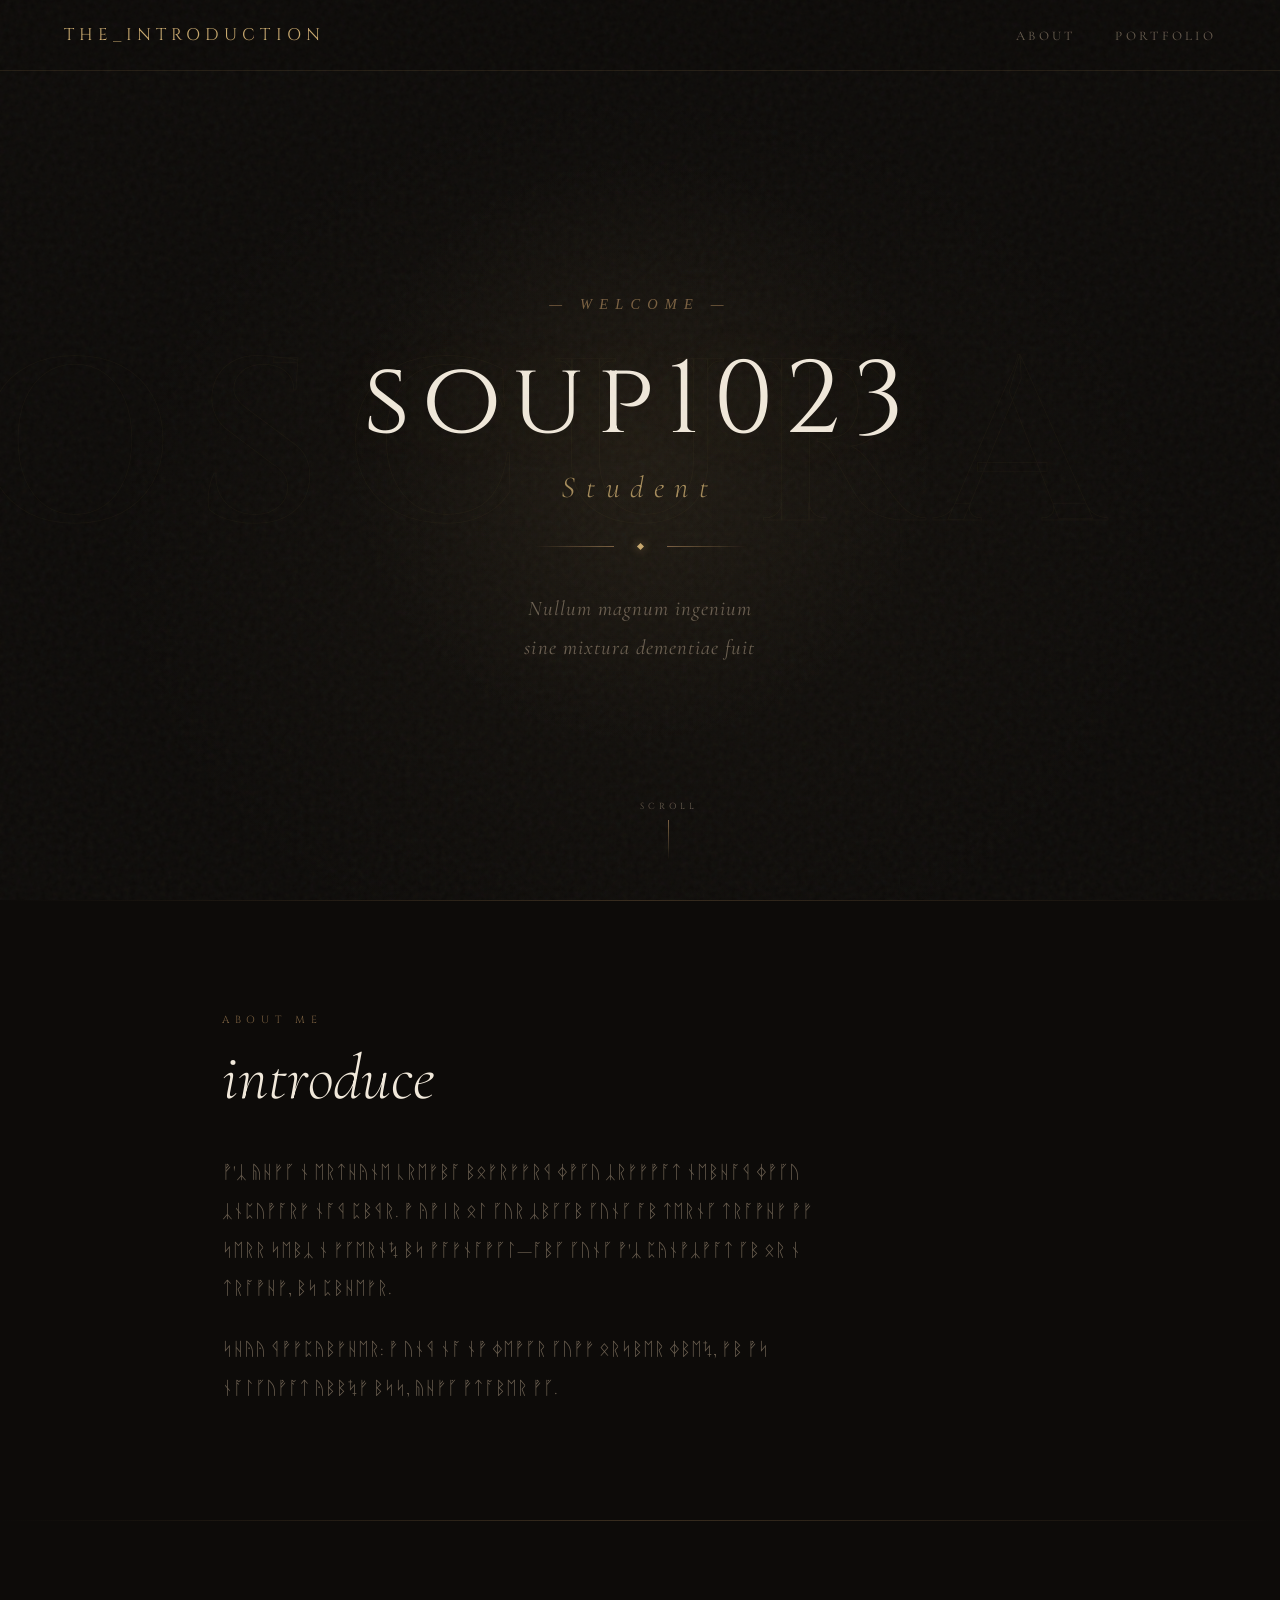
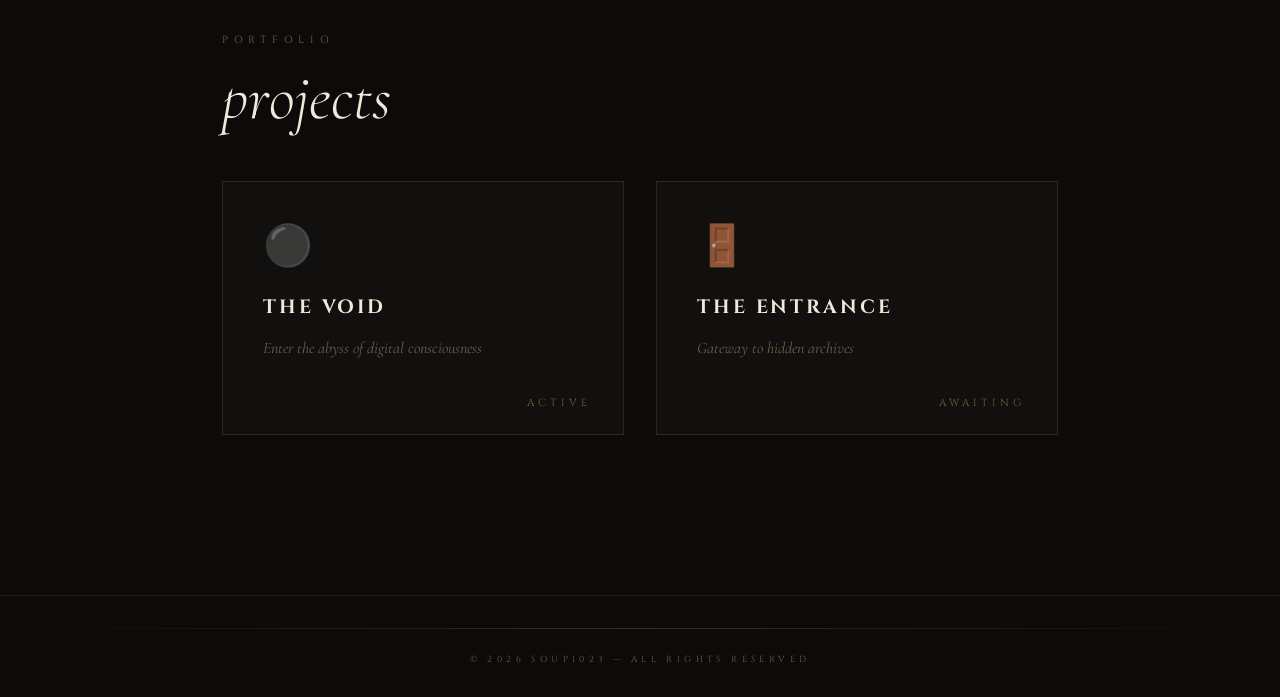
<file: docs/index.html>
<!DOCTYPE html>
<html lang="ja">
<head>
  <meta charset="UTF-8" />
  <meta name="viewport" content="width=device-width, initial-scale=1.0"/>
  <title>THE_INTRODUCTION</title>
  <link rel="preconnect" href="https://fonts.googleapis.com">
  <link rel="preconnect" href="https://fonts.gstatic.com" crossorigin>
  <link href="https://fonts.googleapis.com/css2?family=Cormorant+Garamond:ital,wght@0,300;0,400;0,600;1,300;1,400&family=IM+Fell+English:ital@0;1&family=Cinzel:wght@400;600&display=swap" rel="stylesheet">
  <style>
    *, *::before, *::after { box-sizing: border-box; margin: 0; padding: 0; }

    :root {
      --bg: #0d0b09;
      --bg2: #13100d;
      --gold: #c9a96e;
      --gold-dim: #7a6040;
      --cream: #e8dfd0;
      --muted: #6b5f50;
      --light: #f0e8da;
    }

    html { scroll-behavior: smooth; }

    body {
      background-color: var(--bg);
      color: var(--cream);
      font-family: 'Cormorant Garamond', serif;
      overflow-x: hidden;
    }

    /* ── Grain overlay ── */
    body::before {
      content: '';
      position: fixed;
      inset: 0;
      background-image: url("data:image/svg+xml,%3Csvg viewBox='0 0 200 200' xmlns='http://www.w3.org/2000/svg'%3E%3Cfilter id='n'%3E%3CfeTurbulence type='fractalNoise' baseFrequency='0.75' numOctaves='4' stitchTiles='stitch'/%3E%3C/filter%3E%3Crect width='100%25' height='100%25' filter='url(%23n)' opacity='0.07'/%3E%3C/svg%3E");
      pointer-events: none;
      z-index: 9999;
      opacity: 0.6;
    }

    /* ── Radial glow ── */
    .hero-glow {
      position: absolute;
      width: 600px; height: 600px;
      background: radial-gradient(circle, rgba(201,169,110,0.07) 0%, transparent 70%);
      top: 50%; left: 50%;
      transform: translate(-50%, -50%);
      pointer-events: none;
    }

    /* ── Thin gold lines decoration ── */
    .line-h {
      width: 100%;
      height: 1px;
      background: linear-gradient(90deg, transparent, var(--gold-dim), transparent);
      opacity: 0.4;
    }

    /* ── Navigation ── */
    nav {
      position: fixed;
      top: 0; left: 0; right: 0;
      z-index: 100;
      display: flex;
      justify-content: space-between;
      align-items: center;
      padding: 1.5rem 4rem;
      background: rgba(13, 11, 9, 0.8);
      backdrop-filter: blur(16px);
      border-bottom: 1px solid rgba(201,169,110,0.12);
    }

    nav .logo {
      font-family: 'Cinzel', serif;
      font-size: 1.05rem;
      letter-spacing: 0.3em;
      color: var(--gold);
      text-transform: uppercase;
    }

    nav ul {
      list-style: none;
      display: flex;
      gap: 2.5rem;
    }

    nav a {
      font-family: 'Cormorant Garamond', serif;
      font-size: 0.82rem;
      letter-spacing: 0.25em;
      text-transform: uppercase;
      text-decoration: none;
      color: var(--muted);
      transition: color 0.3s;
    }

    nav a:hover { color: var(--gold); }

    /* ── Hero ── */
    .hero {
      min-height: 100vh;
      display: flex;
      flex-direction: column;
      justify-content: center;
      align-items: center;
      text-align: center;
      padding: 8rem 2rem 4rem;
      position: relative;
      overflow: hidden;
      background: radial-gradient(ellipse at 50% 60%, rgba(201,169,110,0.04) 0%, transparent 60%);
    }

    /* ── Floating particles ── */
    .particles {
      position: absolute;
      inset: 0;
      pointer-events: none;
      overflow: hidden;
    }

    .particle {
      position: absolute;
      width: 1px; height: 1px;
      background: var(--gold);
      border-radius: 50%;
      opacity: 0;
      animation: floatParticle var(--dur, 8s) ease-in-out infinite var(--delay, 0s);
    }

    @keyframes floatParticle {
      0%   { opacity: 0; transform: translateY(0) translateX(0); }
      15%  { opacity: 0.7; }
      85%  { opacity: 0.2; }
      100% { opacity: 0; transform: translateY(-150px) translateX(var(--drift, 20px)); }
    }

    .hero-ornament {
      font-family: 'IM Fell English', serif;
      font-style: italic;
      font-size: 0.9rem;
      letter-spacing: 0.5em;
      color: var(--gold-dim);
      text-transform: uppercase;
      margin-bottom: 2rem;
      opacity: 0;
      animation: fadeUp 1s ease forwards 0.3s;
    }

    .hero-name {
      font-family: 'Cinzel', serif;
      font-size: clamp(3rem, 8vw, 7rem);
      font-weight: 400;
      letter-spacing: 0.12em;
      line-height: 1.1;
      color: var(--light);
      opacity: 0;
      animation: fadeUp 1s ease forwards 0.6s;
      text-shadow: 0 0 80px rgba(201,169,110,0.15);
    }

    .hero-name span {
      display: block;
      font-family: 'Cormorant Garamond', serif;
      font-style: italic;
      font-weight: 300;
      font-size: clamp(1.1rem, 3vw, 1.9rem);
      letter-spacing: 0.35em;
      color: var(--gold);
      margin-top: 0.8rem;
      opacity: 0.8;
    }

    .hero-divider {
      display: flex;
      align-items: center;
      gap: 1.5rem;
      margin: 2.5rem 0;
      opacity: 0;
      animation: fadeUp 1s ease forwards 0.9s;
    }

    .hero-divider .ornament-line {
      width: 80px;
      height: 1px;
      background: linear-gradient(90deg, transparent, var(--gold-dim));
    }

    .hero-divider .ornament-line.right {
      background: linear-gradient(90deg, var(--gold-dim), transparent);
    }

    .hero-divider .diamond {
      width: 5px; height: 5px;
      background: var(--gold);
      transform: rotate(45deg);
      box-shadow: 0 0 8px rgba(201,169,110,0.6);
    }

    .hero-tagline {
      font-family: 'Cormorant Garamond', serif;
      font-style: italic;
      font-size: clamp(1rem, 2vw, 1.3rem);
      color: var(--muted);
      letter-spacing: 0.05em;
      max-width: 480px;
      line-height: 1.9;
      opacity: 0;
      animation: fadeUp 1s ease forwards 1.1s;
    }

    /* ── Scroll indicator ── */
    .scroll-hint {
      position: absolute;
      bottom: 2.5rem;
      left: 50%;
      transform: translateX(-50%);
      display: flex;
      flex-direction: column;
      align-items: center;
      gap: 0.5rem;
      opacity: 0;
      animation: fadeUp 1s ease forwards 1.6s;
    }

    .scroll-hint span {
      font-family: 'Cinzel', serif;
      font-size: 0.55rem;
      letter-spacing: 0.45em;
      color: var(--muted);
      text-transform: uppercase;
    }

    .scroll-line {
      width: 1px;
      height: 40px;
      background: linear-gradient(to bottom, var(--gold-dim), transparent);
      animation: scrollPulse 2s ease-in-out infinite 2s;
    }

    /* ── About section ── */
    .section {
      padding: 7rem 2rem;
      max-width: 900px;
      margin: 0 auto;
    }

    .section-label {
      font-family: 'Cinzel', serif;
      font-size: 0.65rem;
      letter-spacing: 0.55em;
      text-transform: uppercase;
      color: var(--gold-dim);
      margin-bottom: 1rem;
    }

    .section-title {
      font-family: 'Cormorant Garamond', serif;
      font-style: italic;
      font-size: clamp(2.5rem, 5vw, 4rem);
      font-weight: 300;
      color: var(--light);
      line-height: 1.1;
      margin-bottom: 2.5rem;
    }

    .about-body {
      font-size: 1.15rem;
      line-height: 2.1;
      color: var(--muted);
      max-width: 620px;
      font-weight: 300;
    }

    .about-body p + p { margin-top: 1.4rem; }

    /* ── Contact ── */
    .contact-section {
      padding: 7rem 2rem;
      text-align: center;
      position: relative;
    }

    .contact-inner {
      max-width: 600px;
      margin: 0 auto;
    }

    .contact-links {
      display: flex;
      justify-content: center;
      flex-wrap: wrap;
      gap: 2rem;
      margin-top: 3rem;
    }

    .contact-link {
      display: flex;
      flex-direction: column;
      align-items: center;
      gap: 0.5rem;
      text-decoration: none;
      color: var(--cream);
      transition: color 0.4s, border-color 0.4s, box-shadow 0.4s;
      padding: 1.8rem 2.5rem;
      border: 1px solid rgba(201,169,110,0.15);
      min-width: 180px;
      position: relative;
      overflow: hidden;
      background: rgba(255,255,255,0.01);
    }

    .contact-link::before {
      content: '';
      position: absolute;
      inset: 0;
      background: radial-gradient(circle at 50% 0%, rgba(201,169,110,0.08), transparent 70%);
      opacity: 0;
      transition: opacity 0.4s;
    }

    .contact-link:hover::before { opacity: 1; }
    .contact-link:hover {
      color: var(--gold);
      border-color: rgba(201,169,110,0.4);
      box-shadow: 0 0 30px rgba(201,169,110,0.08);
    }

    .contact-link .link-icon {
      font-size: 1.4rem;
      margin-bottom: 0.2rem;
      position: relative;
      transition: transform 0.3s;
    }

    .contact-link:hover .link-icon { transform: scale(1.1); }

    .contact-link .link-label {
      font-family: 'Cinzel', serif;
      font-size: 0.6rem;
      letter-spacing: 0.45em;
      text-transform: uppercase;
      color: var(--muted);
      position: relative;
      transition: color 0.3s;
    }

    .contact-link:hover .link-label { color: var(--gold-dim); }

    .contact-link .link-value {
      font-family: 'Cormorant Garamond', serif;
      font-size: 1.05rem;
      letter-spacing: 0.05em;
      position: relative;
    }

    /* ── Footer ── */
    footer {
      padding: 2rem;
      text-align: center;
      font-family: 'Cinzel', serif;
      font-size: 0.55rem;
      letter-spacing: 0.5em;
      color: var(--muted);
      text-transform: uppercase;
      border-top: 1px solid rgba(201,169,110,0.1);
    }

    /* ── Background decorative text ── */
    .bg-text {
      position: absolute;
      font-family: 'Cinzel', serif;
      font-size: clamp(6rem, 18vw, 16rem);
      font-weight: 600;
      color: transparent;
      -webkit-text-stroke: 1px rgba(201,169,110,0.04);
      pointer-events: none;
      user-select: none;
      white-space: nowrap;
      letter-spacing: 0.1em;
    }

    .bg-text.left { left: -2%; top: 50%; transform: translateY(-50%); }

    /* ── Reveal on scroll ── */
    .reveal {
      opacity: 0;
      transform: translateY(30px);
      transition: opacity 0.9s ease, transform 0.9s ease;
    }

    .reveal.visible {
      opacity: 1;
      transform: translateY(0);
    }

    /* ── Animations ── */
    @keyframes fadeUp {
      from { opacity: 0; transform: translateY(24px); }
      to   { opacity: 1; transform: translateY(0); }
    }

    @keyframes scrollPulse {
      0%, 100% { opacity: 1; }
      50%       { opacity: 0.15; }
    }

    /* ── Portfolio Section ── */
    .project-grid {
      display: grid;
      grid-template-columns: repeat(auto-fit, minmax(280px, 1fr));
      gap: 2rem;
      margin: 3rem 0;
    }

    .project-card {
      background: rgba(255,255,255,0.02);
      border: 1px solid rgba(201,169,110,0.15);
      padding: 2.5rem;
      text-decoration: none;
      color: inherit;
      transition: all 0.4s ease;
      position: relative;
      overflow: hidden;
      display: block;
    }

    .project-card::before {
      content: '';
      position: absolute;
      top: 0; left: -100%;
      width: 100%; height: 100%;
      background: linear-gradient(90deg, transparent, rgba(201,169,110,0.08), transparent);
      transition: left 0.6s ease;
    }

    .project-card:hover::before { left: 100%; }
    .project-card:hover {
      border-color: rgba(201,169,110,0.4);
      transform: translateY(-3px);
      box-shadow: 0 12px 40px rgba(201,169,110,0.15);
      color: var(--light);
    }

    .project-icon {
      font-size: 2.5rem;
      margin-bottom: 1.5rem;
      opacity: 0.8;
    }

    .project-card h3 {
      font-family: 'Cinzel', serif;
      font-size: 1.2rem;
      letter-spacing: 0.15em;
      color: var(--light);
      margin-bottom: 1rem;
      text-transform: uppercase;
    }

    .project-card p {
      font-family: 'Cormorant Garamond', serif;
      font-style: italic;
      font-size: 1rem;
      color: var(--muted);
      line-height: 1.6;
      margin-bottom: 2rem;
    }

    .project-status {
      font-family: 'Cinzel', serif;
      font-size: 0.65rem;
      letter-spacing: 0.4em;
      text-transform: uppercase;
      color: var(--gold-dim);
      position: absolute;
      bottom: 1.5rem;
      right: 2rem;
    }

    /* ── Responsive ── */
    @media (max-width: 600px) {
      nav { padding: 1.2rem 1.5rem; }
      nav ul { gap: 1.5rem; }
      .section { padding: 5rem 1.5rem; }
      .contact-links { gap: 1rem; }
    }
  </style>
</head>
<body>

  <!-- Navigation -->
  <nav>
    <div class="logo">THE_INTRODUCTION</div>
    <ul>
      <li><a href="#about">About</a></li>
      <li><a href="#portfolio">Portfolio</a></li>
    </ul>
  </nav>

  <!-- Hero -->
  <section class="hero" id="top">
    <div class="hero-glow"></div>
    <div class="bg-text left">OSCURA</div>
    <div class="particles" id="particles"></div>

    <p class="hero-ornament">— Welcome —</p>

    <h1 class="hero-name">
      soup1023
      <span>Student</span>
    </h1>

    <div class="hero-divider">
      <div class="ornament-line"></div>
      <div class="diamond"></div>
      <div class="ornament-line right"></div>
    </div>

    <p class="hero-tagline">
      Nullum magnum ingenium<br>
      sine mixtura dementiae fuit
    </p>

    <div class="scroll-hint">
      <span>Scroll</span>
      <div class="scroll-line"></div>
    </div>
  </section>

  <div class="line-h"></div>

  <!-- About -->
  <section class="section" id="about">
    <p class="section-label reveal">About Me</p>
    <h2 class="section-title reveal">introduce</h2>
    <div class="about-body reveal">
      <p>
        ᚡ'ᛣ ᚥᚺᚠᚵ ᚾ ᛖᚱᛏᚺᚤᚾᛖ ᚳᚱᛖᚠᛒᚪ ᛒᛟᚠᚱᚠᚠᚱᛩ ᛄᚡᚵᚢ ᛣᚱᚠᚠᚡᚪᛏ ᚾᛖᛒᚺᚪᛩ ᛄᚡᚵᚢ ᛣᚾᛈᚢᚡᚪᚱᚠ ᚾᚪᛩ ᛈᛒᛩᚱ. ᚡ ᚤᚡᛁᚱ ᛟᛚ ᚵᚢᚱ ᛣᛒᚵᚵᛒ ᚵᚢᚾᚵ ᚪᛒ ᛏᛖᚱᚾᚵ ᛏᚱᚪᚡᚺᚠ ᚡᚠ ᛋᛖᚱᚱ ᛋᛖᛒᛣ ᚾ ᚠᚵᛖᚱᚾᛪ ᛒᛋ ᚡᚪᚠᚾᚪᚡᚵᛚ—ᚪᛒᚵ ᚵᚢᚾᚵ ᚡ'ᛣ ᛈᚤᚾᚡᛣᚡᚪᛏ ᚵᛒ ᛟᚱ ᚾ ᛏᚱᚪᚡᚺᚠ, ᛒᛋ ᛈᛒᚺᛖᚠᚱ.
      </p>
      <p>
        ᛋᚺᚤᚤ ᛩᚡᚠᛈᚤᛒᚠᚺᛖᚱ: ᚡ ᚢᚾᛩ ᚾᚪ ᚾᚡ ᛄᛖᚡᚵᚱ ᚵᚢᚡᚠ ᛟᚱᛋᛒᛖᚱ ᛄᛒᛖᛪ, ᚠᛒ ᚡᛋ ᚾᚪᛚᚵᚢᚡᚪᛏ ᚤᛒᛒᛪᚠ ᛒᛋᛋ, ᚥᚺᚠᚵ ᚡᛏᚪᛒᛖᚱ ᚡᚵ.
      </p>
    </div>
  </section>

  <div class="line-h"></div>

  <!-- Portfolio Section -->
  <section class="section" id="portfolio">
    <p class="section-label reveal">Portfolio</p>
    <h2 class="section-title reveal">projects</h2>
    
    <div class="project-grid reveal">
      <a href="/C-P/v" class="project-card" target="_blank">
        <div class="project-icon">⚫</div>
        <h3>THE VOID</h3>
        <p>Enter the abyss of digital consciousness</p>
        <div class="project-status">ACTIVE</div>
      </a>
      
      <a href="/C-P/TPOM" class="project-card" target="_blank">
        <div class="project-icon">🚪</div>
        <h3>The entrance</h3>
        <p>Gateway to hidden archives</p>
        <div class="project-status">AWAITING</div>
      </a>
    </div>
  </section>

  <footer>
    <div class="line-h" style="margin-bottom:1.5rem;"></div>
    © 2026 soup1023 — All Rights Reserved
  </footer>
  <script>
    // Floating particles
    const container = document.getElementById('particles');
    for (let i = 0; i < 512; i++) {
      const p = document.createElement('div');
      p.className = 'particle';
      p.style.cssText = `
        left: ${Math.random() * 100}%;
        bottom: ${Math.random() * 80}%;
        width: ${Math.random() < 0.5 ? (Math.random() < 0.1 ? 3 : 2) : 1}px;
        height: ${Math.random() < 0.5 ? (Math.random() < 0.1 ? 3 : 2) : 1}px;
        --dur: ${3 + Math.random() * 15}s;
        --delay: ${Math.random() * 12}s;
        --drift: ${(Math.random() - 0.5) * 100}px;
      `;
      container.appendChild(p);
    }

    // Scroll reveal
    const reveals = document.querySelectorAll('.reveal');
    const observer = new IntersectionObserver(entries => {
      entries.forEach(e => { if (e.isIntersecting) { e.target.classList.add('visible'); } });
    }, { threshold: 0.15 });
    reveals.forEach(el => observer.observe(el));
  </script>
</body>
</html>
</file>
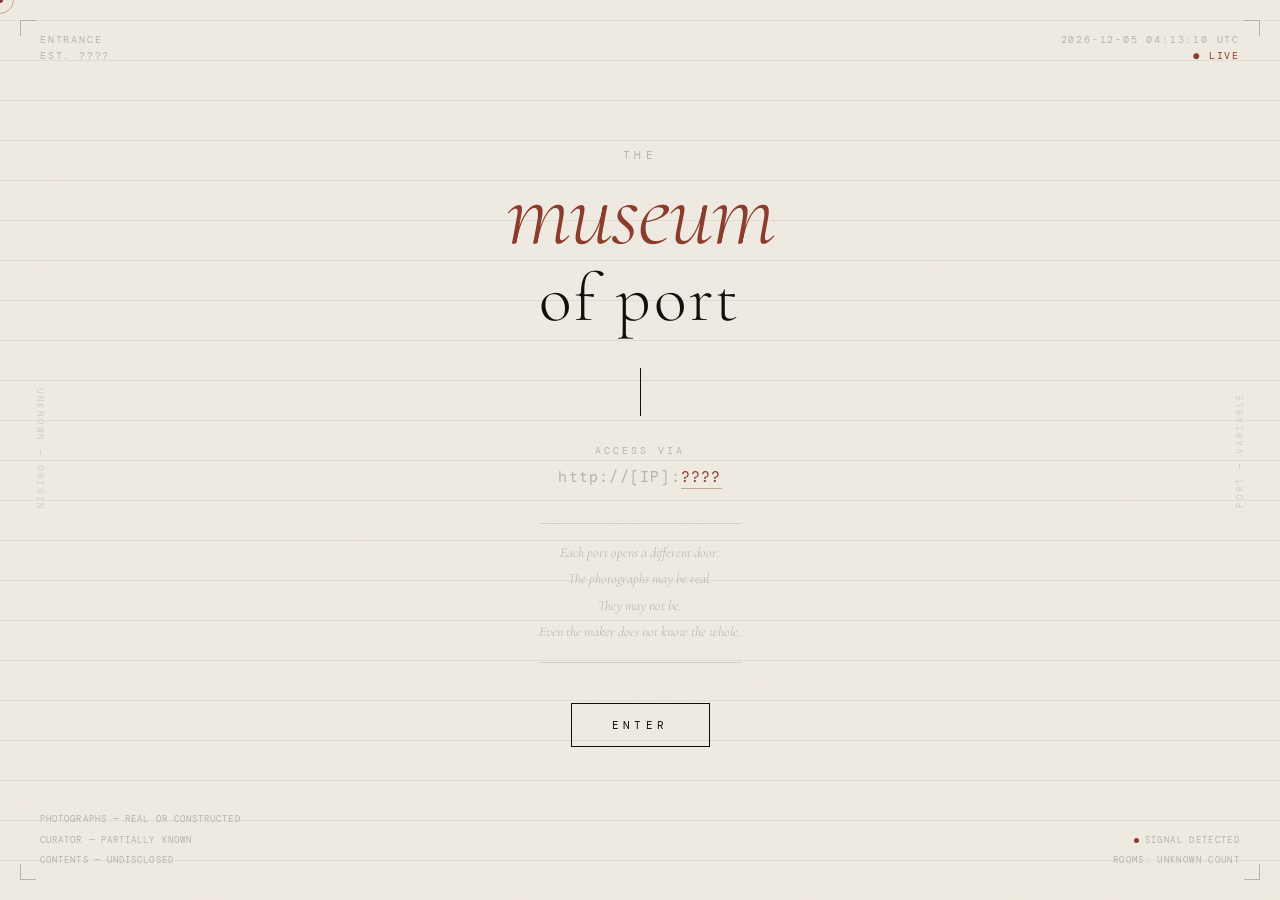
<file: docs/TPOM/index.html>
<!DOCTYPE html>
<html lang="en">
<head>
  <meta charset="UTF-8" />
  <meta name="viewport" content="width=device-width, initial-scale=1.0"/>
  <title>THE museum of port — Entrance</title>
  <link rel="preconnect" href="https://fonts.googleapis.com">
  <link href="https://fonts.googleapis.com/css2?family=Cormorant+Garamond:ital,wght@0,300;0,400;1,300;1,400&family=DM+Mono:wght@300;400&display=swap" rel="stylesheet">
  <style>
    *, *::before, *::after { margin: 0; padding: 0; box-sizing: border-box; }

    :root {
      --ink: #0e0d0b;
      --paper: #f0ebe2;
      --rust: #8b3a2a;
      --salt: #d4cfc6;
      --mist: #b8b3aa;
      --fog: rgba(14,13,11,0.06);
    }

    html, body {
      width: 100%; height: 100%;
      background: var(--paper);
      color: var(--ink);
      font-family: 'Cormorant Garamond', serif;
      overflow: hidden;
      cursor: crosshair;
    }

    /* Grain overlay */
    body::before {
      content: '';
      position: fixed; inset: 0; z-index: 100;
      pointer-events: none;
      background-image: url("data:image/svg+xml,%3Csvg viewBox='0 0 512 512' xmlns='http://www.w3.org/2000/svg'%3E%3Cfilter id='n'%3E%3CfeTurbulence type='fractalNoise' baseFrequency='0.75' numOctaves='4' stitchTiles='stitch'/%3E%3C/filter%3E%3Crect width='100%25' height='100%25' filter='url(%23n)' opacity='1'/%3E%3C/svg%3E");
      opacity: 0.04;
    }

    /* Horizontal lines background */
    body::after {
      content: '';
      position: fixed; inset: 0; z-index: 0;
      pointer-events: none;
      background-image: repeating-linear-gradient(
        0deg,
        transparent,
        transparent 39px,
        var(--salt) 39px,
        var(--salt) 40px
      );
      opacity: 0.5;
    }

    .stage {
      position: relative; z-index: 1;
      width: 100vw; height: 100vh;
      display: grid;
      grid-template-rows: 1fr auto 1fr;
      grid-template-columns: 80px 1fr 80px;
    }

    /* TOP BAR */
    .top-bar {
      grid-column: 1 / -1;
      grid-row: 1;
      display: flex;
      align-items: flex-start;
      justify-content: space-between;
      padding: 32px 40px 0;
    }

    .label-small {
      font-family: 'DM Mono', monospace;
      font-size: 10px;
      letter-spacing: 0.18em;
      color: var(--mist);
      text-transform: uppercase;
      line-height: 1.6;
    }

    .coord-display {
      text-align: right;
    }

    .coord-display .live {
      color: var(--rust);
      animation: blink 2s step-end infinite;
    }

    @keyframes blink {
      0%, 100% { opacity: 1; }
      50% { opacity: 0; }
    }

    /* CENTER BLOCK */
    .center {
      grid-column: 2;
      grid-row: 2;
      display: flex;
      flex-direction: column;
      align-items: center;
      justify-content: center;
      gap: 0;
      position: relative;
    }

    .title-block {
      text-align: center;
      position: relative;
    }

    .the-word {
      font-family: 'DM Mono', monospace;
      font-size: 11px;
      letter-spacing: 0.4em;
      color: var(--mist);
      text-transform: uppercase;
      display: block;
      margin-bottom: 8px;
      opacity: 0;
      animation: fadeUp 1.2s ease 0.2s forwards;
    }

    .museum-title {
      font-size: clamp(52px, 8vw, 96px);
      font-weight: 300;
      letter-spacing: -0.02em;
      line-height: 0.9;
      opacity: 0;
      animation: fadeUp 1.4s ease 0.4s forwards;
    }

    .museum-title em {
      font-style: italic;
      color: var(--rust);
    }

    .of-port {
      display: block;
      font-size: clamp(36px, 5.5vw, 68px);
      font-weight: 300;
      letter-spacing: 0.04em;
      color: var(--ink);
      opacity: 0;
      animation: fadeUp 1.4s ease 0.6s forwards;
    }

    /* Divider line */
    .divider {
      width: 1px;
      height: 0;
      background: var(--ink);
      margin: 28px auto;
      animation: growLine 1s ease 1.2s forwards;
    }

    @keyframes growLine {
      to { height: 48px; }
    }

    /* Port address */
    .port-info {
      text-align: center;
      opacity: 0;
      animation: fadeUp 1s ease 1.6s forwards;
    }

    .port-label {
      font-family: 'DM Mono', monospace;
      font-size: 10px;
      letter-spacing: 0.3em;
      color: var(--mist);
      text-transform: uppercase;
      margin-bottom: 10px;
    }

    .port-address {
      font-family: 'DM Mono', monospace;
      font-size: 15px;
      letter-spacing: 0.08em;
      color: var(--ink);
    }

    .port-address .ip-part { color: var(--mist); }
    .port-address .port-num {
      color: var(--rust);
      position: relative;
    }

    .port-address .port-num::after {
      content: '';
      position: absolute;
      bottom: -2px; left: 0; right: 0;
      height: 1px;
      background: var(--rust);
      opacity: 0.4;
    }

    /* Manifesto */
    .manifesto {
      margin-top: 36px;
      max-width: 420px;
      text-align: center;
      opacity: 0;
      animation: fadeUp 1s ease 2s forwards;
    }

    .manifesto p {
      font-size: 14px;
      font-weight: 300;
      font-style: italic;
      line-height: 1.9;
      color: var(--mist);
      border-top: 1px solid var(--salt);
      border-bottom: 1px solid var(--salt);
      padding: 16px 0;
    }

    /* Enter button */
    .enter-wrap {
      margin-top: 40px;
      opacity: 0;
      animation: fadeUp 1s ease 2.4s forwards;
    }

    .enter-btn {
      font-family: 'DM Mono', monospace;
      font-size: 11px;
      letter-spacing: 0.4em;
      text-transform: uppercase;
      color: var(--ink);
      text-decoration: none;
      border: 1px solid var(--ink);
      padding: 14px 40px;
      display: inline-block;
      position: relative;
      overflow: hidden;
      transition: color 0.4s ease;
      cursor: crosshair;
    }

    .enter-btn::before {
      content: '';
      position: absolute;
      inset: 0;
      background: var(--ink);
      transform: translateY(100%);
      transition: transform 0.4s cubic-bezier(0.76, 0, 0.24, 1);
    }

    .enter-btn:hover::before { transform: translateY(0); }
    .enter-btn:hover { color: var(--paper); }

    .enter-btn span { position: relative; z-index: 1; }

    /* BOTTOM BAR */
    .bottom-bar {
      grid-column: 1 / -1;
      grid-row: 3;
      display: flex;
      align-items: flex-end;
      justify-content: space-between;
      padding: 0 40px 32px;
      opacity: 0;
      animation: fadeUp 1s ease 2.8s forwards;
    }

    .disclaimer {
      max-width: 300px;
    }

    .disclaimer p {
      font-family: 'DM Mono', monospace;
      font-size: 9px;
      letter-spacing: 0.12em;
      color: var(--mist);
      line-height: 1.8;
    }

    .disclaimer p + p { margin-top: 4px; }

    .status-block {
      text-align: right;
    }

    .status-row {
      font-family: 'DM Mono', monospace;
      font-size: 9px;
      letter-spacing: 0.15em;
      color: var(--mist);
      line-height: 1.8;
    }

    .status-row .dot {
      display: inline-block;
      width: 5px; height: 5px;
      border-radius: 50%;
      background: var(--rust);
      margin-right: 6px;
      vertical-align: middle;
      animation: pulse 3s ease infinite;
    }

    @keyframes pulse {
      0%, 100% { opacity: 1; transform: scale(1); }
      50% { opacity: 0.3; transform: scale(0.7); }
    }

    /* LEFT / RIGHT vertical text */
    .side-text {
      display: flex;
      align-items: center;
      justify-content: center;
      opacity: 0;
      animation: fadeIn 1s ease 3s forwards;
    }

    .side-text span {
      font-family: 'DM Mono', monospace;
      font-size: 9px;
      letter-spacing: 0.3em;
      color: var(--salt);
      text-transform: uppercase;
      writing-mode: vertical-rl;
    }

    .side-left { grid-column: 1; grid-row: 2; }
    .side-right { grid-column: 3; grid-row: 2; }
    .side-right span { transform: rotate(180deg); }

    /* Corner marks */
    .corner {
      position: fixed;
      width: 20px; height: 20px;
      z-index: 5;
    }
    .corner::before, .corner::after {
      content: '';
      position: absolute;
      background: var(--mist);
    }
    .corner::before { width: 1px; height: 16px; }
    .corner::after  { width: 16px; height: 1px; }

    .corner-tl { top: 20px; left: 20px; }
    .corner-tl::before { top: 0; left: 0; }
    .corner-tl::after  { top: 0; left: 0; }

    .corner-tr { top: 20px; right: 20px; }
    .corner-tr::before { top: 0; right: 0; }
    .corner-tr::after  { top: 0; right: 0; }

    .corner-bl { bottom: 20px; left: 20px; }
    .corner-bl::before { bottom: 0; left: 0; }
    .corner-bl::after  { bottom: 0; left: 0; }

    .corner-br { bottom: 20px; right: 20px; }
    .corner-br::before { bottom: 0; right: 0; }
    .corner-br::after  { bottom: 0; right: 0; }

    /* Floating port number hint — subtle */
    .float-hint {
      position: fixed;
      top: 50%;
      right: 24px;
      transform: translateY(-50%);
      z-index: 10;
      display: flex;
      flex-direction: column;
      gap: 6px;
      opacity: 0;
      animation: fadeIn 1s ease 3.4s forwards;
    }

    .port-pill {
      font-family: 'DM Mono', monospace;
      font-size: 9px;
      letter-spacing: 0.1em;
      color: var(--mist);
      background: none;
      padding: 0;
      opacity: 0.5;
      transition: opacity 0.2s;
    }

    .port-pill:hover { opacity: 1; }
    .port-pill.active { color: var(--rust); opacity: 1; }

    @keyframes fadeUp {
      from { opacity: 0; transform: translateY(16px); }
      to   { opacity: 1; transform: translateY(0); }
    }

    @keyframes fadeIn {
      from { opacity: 0; }
      to   { opacity: 1; }
    }

    /* ── MODAL OVERLAY ── */
    #modal-overlay {
      position: fixed; inset: 0; z-index: 500;
      background: rgba(14,13,11,0);
      backdrop-filter: blur(0px);
      display: flex; align-items: center; justify-content: center;
      pointer-events: none;
      transition: background 0.7s ease, backdrop-filter 0.7s ease;
    }
    #modal-overlay.open {
      background: rgba(14,13,11,0.82);
      backdrop-filter: blur(6px);
      pointer-events: all;
    }

    #modal {
      position: relative;
      width: min(760px, 90vw);
      max-height: 85vh;
      background: var(--paper);
      border: 1px solid var(--salt);
      overflow-y: auto;
      opacity: 0;
      transform: translateY(30px);
      transition: opacity 0.6s ease 0.15s, transform 0.6s cubic-bezier(0.22,1,0.36,1) 0.15s;
      scrollbar-width: thin;
      scrollbar-color: var(--salt) transparent;
    }
    #modal-overlay.open #modal {
      opacity: 1; transform: translateY(0);
    }

    /* Corner brackets on modal */
    #modal::before, #modal::after {
      content: '';
      position: absolute;
      width: 20px; height: 20px;
      border-color: var(--rust);
      border-style: solid;
    }
    #modal::before { top: 12px; left: 12px; border-width: 1px 0 0 1px; }
    #modal::after  { bottom: 12px; right: 12px; border-width: 0 1px 1px 0; }

    .modal-inner {
      padding: 56px 64px 48px;
    }

    .modal-tag {
      font-family: 'DM Mono', monospace;
      font-size: 9px;
      letter-spacing: 0.35em;
      color: var(--rust);
      text-transform: uppercase;
      margin-bottom: 28px;
      display: flex; align-items: center; gap: 10px;
    }
    .modal-tag::after {
      content: '';
      flex: 1; height: 1px;
      background: var(--salt);
    }

    .modal-section {
      margin-bottom: 44px;
    }

    .modal-section-num {
      font-family: 'DM Mono', monospace;
      font-size: 9px;
      letter-spacing: 0.25em;
      color: var(--mist);
      margin-bottom: 10px;
    }

    .modal-section h2 {
      font-family: 'Cormorant Garamond', serif;
      font-size: clamp(22px, 3vw, 30px);
      font-weight: 300;
      font-style: italic;
      color: var(--ink);
      line-height: 1.15;
      margin-bottom: 18px;
    }

    .modal-section h2 strong {
      font-style: normal;
      font-weight: 400;
    }

    .modal-section p {
      font-family: 'Cormorant Garamond', serif;
      font-size: 17px;
      font-weight: 300;
      line-height: 1.9;
      color: #3a3830;
      margin-bottom: 14px;
    }

    .modal-section p:last-child { margin-bottom: 0; }

    .modal-section p em {
      color: var(--rust);
      font-style: italic;
    }

    .modal-rule {
      width: 100%; height: 1px;
      background: var(--salt);
      margin: 0 0 44px;
    }

    .modal-close {
      display: block;
      margin: 0 auto;
      font-family: 'DM Mono', monospace;
      font-size: 10px;
      letter-spacing: 0.4em;
      text-transform: uppercase;
      color: var(--ink);
      background: none;
      border: 1px solid var(--salt);
      padding: 13px 36px;
      cursor: crosshair;
      position: relative;
      overflow: hidden;
      transition: color 0.35s ease;
    }
    .modal-close::before {
      content: '';
      position: absolute; inset: 0;
      background: var(--ink);
      transform: translateY(100%);
      transition: transform 0.4s cubic-bezier(0.76,0,0.24,1);
    }
    .modal-close:hover::before { transform: translateY(0); }
    .modal-close:hover { color: var(--paper); }
    .modal-close span { position: relative; z-index: 1; }

    /* Mouse follower */
    #cursor {
      position: fixed;
      width: 6px; height: 6px;
      border-radius: 50%;
      background: var(--rust);
      pointer-events: none;
      z-index: 999;
      transform: translate(-50%, -50%);
      transition: transform 0.1s ease, width 0.3s ease, height 0.3s ease, opacity 0.3s ease;
      mix-blend-mode: multiply;
    }

    #cursor-ring {
      position: fixed;
      width: 28px; height: 28px;
      border-radius: 50%;
      border: 1px solid var(--rust);
      pointer-events: none;
      z-index: 998;
      transform: translate(-50%, -50%);
      opacity: 0.4;
      transition: transform 0.25s ease, width 0.3s ease, height 0.3s ease, opacity 0.3s ease;
    }
    /* ══ 裏 RETRO OVERLAY ══ */
    #ura-overlay {
      position: fixed; inset: 0; z-index: 600;
      background: #c0c0c0;
      font-family: 'MS PGothic', 'ＭＳ Ｐゴシック', 'Osaka', sans-serif;
      font-size: 13px;
      color: #000;
      overflow-y: auto;
      display: none;
      flex-direction: column;
    }
    #ura-overlay.show { display: flex; }

    #ura-scanlines {
      position: fixed; inset: 0; z-index: 1;
      pointer-events: none;
      background: repeating-linear-gradient(
        0deg,
        transparent, transparent 2px,
        rgba(0,0,0,0.03) 2px, rgba(0,0,0,0.03) 4px
      );
    }

    #ura-inner {
      position: relative; z-index: 2;
      min-height: 100%;
      display: flex; flex-direction: column;
    }

    /* Header bar — Win98 style */
    #ura-header {
      background: linear-gradient(to right, #000080, #1084d0);
      color: #fff;
      font-size: 12px;
      font-weight: bold;
      padding: 3px 8px;
      letter-spacing: 0.05em;
      display: flex;
      align-items: center;
      gap: 4px;
    }

    #ura-blink, #ura-blink2 {
      animation: ura-blink 0.8s step-end infinite;
      font-size: 8px;
    }
    #ura-blink2 { animation-delay: 0.4s; }
    @keyframes ura-blink {
      0%,100%{opacity:1} 50%{opacity:0}
    }

    /* Marquee */
    #ura-marquee-wrap {
      background: #000080;
      color: #00ff00;
      font-size: 11px;
      overflow: hidden;
      white-space: nowrap;
      padding: 2px 0;
    }
    #ura-marquee {
      display: inline-block;
      animation: marquee 18s linear infinite;
    }
    @keyframes marquee {
      from { transform: translateX(100vw); }
      to   { transform: translateX(-100%); }
    }

    /* Body */
    #ura-body {
      display: flex;
      gap: 0;
      padding: 12px;
      flex: 1;
      align-items: flex-start;
    }

    #ura-top-img {
      width: 100%;
      text-align: center;
      font-size: 11px;
      color: #666;
      border: 2px inset #888;
      background: #eee;
      padding: 10px;
      margin: 8px 12px;
      display: none;
    }

    #ura-welcome {
      flex: 1;
      background: #fff;
      border: 2px inset #888;
      padding: 16px 20px;
      text-align: center;
      margin-right: 10px;
    }

    #ura-title-text {
      font-size: 18px;
      font-weight: bold;
      color: #cc0000;
      letter-spacing: 0.1em;
      margin-bottom: 4px;
      text-shadow: 1px 1px 0 #ffaaaa;
    }

    #ura-sub {
      font-size: 10px;
      color: #666;
      margin-bottom: 12px;
      font-style: italic;
    }

    #ura-divider-retro, #ura-divider-retro2 {
      color: #cc8800;
      font-size: 11px;
      margin: 8px 0;
      letter-spacing: -1px;
    }

    #ura-body-text {
      font-size: 13px;
      line-height: 2;
      text-align: left;
      display: inline-block;
      margin: 8px auto;
    }

    #ura-enter-btn {
      display: inline-block;
      margin: 14px auto 10px;
      background: linear-gradient(to bottom, #ffee00, #ff8800);
      border: 2px outset #cc6600;
      color: #000;
      font-size: 15px;
      font-weight: bold;
      text-decoration: none;
      padding: 8px 28px;
      letter-spacing: 0.1em;
      cursor: pointer;
      animation: btnPulse 1.5s ease infinite;
    }
    #ura-enter-btn:hover {
      background: linear-gradient(to bottom, #ff8800, #cc4400);
      color: #fff;
    }
    @keyframes btnPulse {
      0%,100%{ box-shadow: 0 0 0 rgba(255,136,0,0); }
      50%    { box-shadow: 0 0 8px rgba(255,136,0,0.7); }
    }

    #ura-counter-text {
      font-size: 11px;
      color: #666;
      margin-top: 10px;
    }

    /* Links sidebar */
    #ura-links {
      width: 140px;
      background: #ffffcc;
      border: 2px inset #888;
      padding: 10px 12px;
      font-size: 12px;
      line-height: 2;
    }
    #ura-links p { margin: 0; }
    .ura-link { color: #0000cc; font-size: 12px; }
    .ura-link:visited { color: #660099; }
    #ura-link-note { color: #888; margin-top: 8px; line-height: 1.5; }

    /* Footer */
    #ura-footer {
      background: #808080;
      color: #fff;
      text-align: center;
      font-size: 11px;
      padding: 6px;
      line-height: 1.8;
    }
    #ura-footer a { color: #ffff99; }
    #ura-close-btn { color: #ffff99; text-decoration: underline; cursor: pointer; }

    /* ══ 「来るな」フラッシュ ══ */
    #kuruna-overlay {
      position: fixed; inset: 0; z-index: 900;
      background: #000;
      display: none;
      align-items: flex-start;
      justify-content: flex-start;
      pointer-events: none;
      overflow: hidden;
    }
    #kuruna-overlay.show {
      display: flex;
      pointer-events: all;
    }
    #kuruna-text {
      font-family: 'MS PGothic', 'ＭＳ Ｐゴシック', sans-serif;
      font-size: 13px;
      color: #cc0000;
      font-weight: bold;
      line-height: 1.6;
      word-break: break-all;
      padding: 8px;
      width: 100%;
    }
  </style>
</head>
<body>

  <div id="cursor"></div>
  <div id="cursor-ring"></div>

  <!-- Corner marks -->
  <div class="corner corner-tl"></div>
  <div class="corner corner-tr"></div>
  <div class="corner corner-bl"></div>
  <div class="corner corner-br"></div>

  <div class="stage">

    <!-- TOP -->
    <div class="top-bar">
      <div class="label-small">
        ENTRANCE<br>
        EST. ????
      </div>
      <div class="coord-display label-small">
        <span id="ts">——</span><br>
        <span class="live" id="liveBtn" style="cursor:pointer;user-select:none;">● LIVE</span>
      </div>
    </div>

    <!-- SIDE LEFT -->
    <div class="side-text side-left">
      <span>unknown — origin</span>
    </div>

    <!-- CENTER -->
    <div class="center">
      <div class="title-block">
        <span class="the-word">THE</span>
        <div class="museum-title"><em>museum</em></div>
        <div class="of-port">of port</div>
      </div>

      <div class="divider"></div>

      <div class="port-info">
        <div class="port-label">Access via</div>
        <div class="port-address">
          <span class="ip-part">http://[IP]:</span><span class="port-num" id="portNum">????</span>
        </div>
      </div>

      <div class="manifesto">
        <p>
          Each port opens a different door.<br>
          The photographs may be real.<br>
          They may not be.<br>
          Even the maker does not know the whole.
        </p>
      </div>

      <div class="enter-wrap">
        <a href="#" class="enter-btn" id="enterBtn">
          <span>Enter</span>
        </a>
      </div>
    </div>

    <!-- SIDE RIGHT -->
    <div class="side-text side-right">
      <span>port — variable</span>
    </div>

    <!-- BOTTOM -->
    <div class="bottom-bar">
      <div class="disclaimer">
        <p>PHOTOGRAPHS — REAL OR CONSTRUCTED</p>
        <p>CURATOR — PARTIALLY KNOWN</p>
        <p>CONTENTS — UNDISCLOSED</p>
      </div>
      <div class="status-block">
        <div class="status-row"><span class="dot"></span>SIGNAL DETECTED</div>
        <div class="status-row label-small" style="margin-top:4px">ROOMS: UNKNOWN COUNT</div>
      </div>
    </div>

  </div>

  <!-- MODAL -->
  <div id="modal-overlay">
    <div id="modal" role="dialog" aria-modal="true" aria-labelledby="modal-title">
      <div class="modal-inner">

        <div class="modal-tag">Visitor's Note — Read Before Proceeding</div>

        <div class="modal-section">
          <div class="modal-section-num">§ 01</div>
          <h2>The <strong>Port</strong> is the Address.<br>The Address is the Room.</h2>
          <p>
            このミュージアムは、ひとつのURLに存在しない。
            アドレスバーに打ち込む数字——ポート番号——によって、まったく異なる場所が現れる。
            <em>http://[IP]:3000</em> と <em>http://[IP]:8080</em> は、同じ建物の別の部屋ではない。それは別の大陸であり、別の時代であり、あるいは存在しない場所かもしれない。
          </p>
          <p>
            ポート番号とは本来、コンピュータが通信のために使う「窓口番号」に過ぎない。
            しかしここでは、それが扉になる。
            あなたが何番を打ち込むかによって、辿り着く展示は変わる。
            順番も、地図も、正解もない。ただ、数字を変えること。それだけが唯一の案内だ。
          </p>
          <p>
            どのポートに何があるのか——それは、あなたが試すまで誰にもわからない。
            ここに来た者のほとんどは、自分が何を見つけたのかを説明できない。
          </p>
        </div>

        <div class="modal-rule"></div>

        <div class="modal-section">
          <div class="modal-section-num">§ 02</div>
          <h2><em>Photography</em> as <strong>Evidence</strong>.<br>Or Something Like It.</h2>
          <p>
            このミュージアムに展示された写真は、すべて「本物らしく」見える。
            海岸線、廃墟の廊下、霧の中の港町、誰かの後ろ姿——それらは確かに、写真という形式をしている。
          </p>
          <p>
            だが、それが現実の記録であるという保証はどこにもない。
            撮影日時は改ざんされているかもしれない。場所のメタデータは存在しないか、あるいは意図的に偽られている。
            被写体が実在したかどうかも、検証する方法がない。
            <em>写真は嘘をつかない、というのは古い神話だ。</em>
            写真は常に、何かを切り取ることで残りを隠す。
          </p>
          <p>
            真実と虚構の境界線を探すことに意味があるかもしれないし、ないかもしれない。
            ここでは、その問いそのものが展示の一部だと考えてほしい。
            あなたが「これは本物だ」と感じた瞬間も、「これは作られたものだ」と気づいた瞬間も、
            どちらも等しく有効な体験として記録される。
          </p>
        </div>

        <div class="modal-rule"></div>

        <div class="modal-section">
          <div class="modal-section-num">§ 03</div>
          <h2>The <strong>Maker</strong> Does Not Know<br><em>the Whole</em>.</h2>
          <p>
            このミュージアムには制作者がいる。しかし制作者は、全体を把握していない。
            ある展示は意図して作られた。ある展示は、システムが自律的に生成した。
            ある展示は、過去に制作者が作ったことを忘れたものかもしれない。
          </p>
          <p>
            制作者が確認できていないポートが存在する。
            アクセスされたことのないポートが存在する。
            あるいは、制作者が設置した覚えのない展示が、どこかのポートで静かに待っている可能性がある。
          </p>
          <p>
            これは無責任の告白ではない。
            <em>創造とは、作った瞬間から制作者の手を離れる。</em>
            制作者が全貌を知らないということは、あなたの発見がはじめての発見になり得るということだ。
            誰も見たことのない部屋を、あなたが最初に開けるかもしれない。
            あるいは、誰かが残した痕跡をあなたが見つけるかもしれない。
          </p>
          <p>
            制作者への問い合わせは受け付けていない。なぜなら、答えられる保証がないからだ。
          </p>
        </div>

        <button class="modal-close" id="modalClose"><span>Close &amp; Enter</span></button>

      </div>
    </div>
  </div>

  <!-- 裏 RETRO OVERLAY -->
  <div id="ura-overlay">
    <div id="ura-scanlines"></div>
    <div id="ura-inner">
      <div id="ura-header">
        <span id="ura-blink">&#9646;&#9646;&#9646;</span>
        &nbsp;THE museum of port&nbsp;
        <span id="ura-blink2">&#9646;&#9646;&#9646;</span>
      </div>
      <div id="ura-marquee-wrap">
        <div id="ura-marquee">
          &nbsp;&nbsp;&nbsp;※ このサイトはInternet Explorer 6.0以上推奨です　※ 閲覧者数：<span id="ura-count">000413</span>&nbsp;&nbsp;&nbsp;※ 最終更新：????/??/??&nbsp;&nbsp;&nbsp;※ このページを「お気に入り」に追加してください&nbsp;&nbsp;&nbsp;
        </div>
      </div>
      <div id="ura-body">
        <div id="ura-top-img">[ IMAGE LOADING... ]</div>
        <div id="ura-welcome">
          <p id="ura-title-text">～ 裏口へようこそ ～</p>
          <p id="ura-sub">museum of port / hidden entrance</p>
          <div id="ura-divider-retro">☆━━━━━━━━━━━━━━━━━━━━━━━☆</div>
          <p id="ura-body-text">
            このページは<font color="#ff6600">非公式</font>です。<br>
            管理人もこの先に何があるかを<font color="#ff0000">知りません</font>。<br><br>
            ここから先に進むことを推奨しません。<br>
            それでも進みたい方は下のボタンを押してください。<br><br>
            <font color="#888888" size="1">※ 音が出ます。ご注意ください。</font>
          </p>
          <div id="ura-divider-retro2">☆━━━━━━━━━━━━━━━━━━━━━━━☆</div>
          <a href="#" id="ura-enter-btn">
            ▶▶ ENTER ◀◀
          </a>
          <p id="ura-counter-text">
            <img src="[data-uri]" width="1" height="1" alt="">
            あなたは <b id="ura-visitor">413</b> 人目の訪問者です
          </p>
        </div>
      </div>
      <div id="ura-footer">
        <p>Copyright (C) THE museum of port All Rights Reserved.</p>
        <p id="ura-close-note"><a href="#" id="ura-close-btn">[ 表へ戻る ]</a></p>
      </div>
    </div>
  </div>

  <!-- 暗転 + 「来るな」 -->
  <div id="kuruna-overlay">
    <div id="kuruna-text">来るな</div>
  </div>

  <script>
    // Timestamp
    function updateTS() {
      const now = new Date();
      const ts = now.toISOString().replace('T',' ').slice(0,19);
      document.getElementById('ts').textContent = ts + ' UTC';
    }
    updateTS();
    setInterval(updateTS, 1000);

    // Animated port number cycling
    const ports = [3000, 8080, 4444, 1337, 9000, 5050, 8888, 2222];
    let pi = 0;
    const portEl = document.getElementById('portNum');
    setInterval(() => {
      pi = (pi + 1) % ports.length;
      portEl.textContent = ports[pi];
    }, 2200);

    // Modal open/close
    const overlay = document.getElementById('modal-overlay');
    const modal   = document.getElementById('modal');

    document.getElementById('enterBtn').addEventListener('click', (e) => {
      e.preventDefault();
      overlay.classList.add('open');
      modal.scrollTop = 0;
    });

    document.getElementById('modalClose').addEventListener('click', () => {
      overlay.classList.remove('open');
      // port number flicker on close
      const randomPort = Math.floor(Math.random() * 9000) + 1000;
      portEl.textContent = randomPort;
      setTimeout(() => { portEl.textContent = '????'; }, 2800);
    });

    // Click outside modal to close
    overlay.addEventListener('click', (e) => {
      if (e.target === overlay) overlay.classList.remove('open');
    });

    // ESC key
    document.addEventListener('keydown', (e) => {
      if (e.key === 'Escape') overlay.classList.remove('open');
    });

    // Custom cursor
    const cursor = document.getElementById('cursor');
    const ring   = document.getElementById('cursor-ring');
    let mx = 0, my = 0, rx = 0, ry = 0;

    document.addEventListener('mousemove', e => {
      mx = e.clientX; my = e.clientY;
      cursor.style.left = mx + 'px';
      cursor.style.top  = my + 'px';
    });

    function animRing() {
      rx += (mx - rx) * 0.12;
      ry += (my - ry) * 0.12;
      ring.style.left = rx + 'px';
      ring.style.top  = ry + 'px';
      requestAnimationFrame(animRing);
    }
    animRing();

    document.querySelectorAll('a, button, .modal-close').forEach(el => {
      el.addEventListener('mouseenter', () => {
        cursor.style.width = '10px';
        cursor.style.height = '10px';
        ring.style.width = '48px';
        ring.style.height = '48px';
        ring.style.opacity = '0.7';
      });
      el.addEventListener('mouseleave', () => {
        cursor.style.width = '6px';
        cursor.style.height = '6px';
        ring.style.width = '28px';
        ring.style.height = '28px';
        ring.style.opacity = '0.4';
      });
    });
    // ── 裏モード ──
    const uraOverlay  = document.getElementById('ura-overlay');
    const kurunaOv    = document.getElementById('kuruna-overlay');
    const kurunaText  = document.getElementById('kuruna-text');
    const stage       = document.querySelector('.stage');

    // LIVE button → 裏へ
    document.getElementById('liveBtn').addEventListener('click', () => {
      uraOverlay.classList.add('show');
      document.getElementById('ura-visitor').textContent =
        String(Math.floor(Math.random() * 900) + 100);
      document.getElementById('ura-count').textContent =
        String(Math.floor(Math.random() * 9000) + 1000).padStart(6,'0');
    });

    // 表へ戻る
    document.getElementById('ura-close-btn').addEventListener('click', (e) => {
      e.preventDefault();
      uraOverlay.classList.remove('show');
    });

    // 裏の ENTER → 即フラッシュ + 不協和ビープ + 「来るな」壁 → 0.5秒で即消去
    document.getElementById('ura-enter-btn').addEventListener('click', (e) => {
      e.preventDefault();

      // 「来るな」を大量生成
      const word = '来るな';
      const repeat = 5000;
      kurunaText.textContent = Array(repeat).fill(word).join('');

      // 即表示
      uraOverlay.classList.remove('show');
      kurunaOv.classList.add('show');

      // 不協和音 — 複数の音程を同時に鳴らし続ける
      let audioCtx = null;
      const oscillators = [];
      const gains = [];
      try {
        audioCtx = new (window.AudioContext || window.webkitAudioContext)();
        // 不協和な周波数の組み合わせ
        const freqs = [220, 233, 311, 370, 415, 554, 740, 880, 932, 1109];
        freqs.forEach((freq, i) => {
          const osc  = audioCtx.createOscillator();
          const gain = audioCtx.createGain();
          osc.connect(gain);
          gain.connect(audioCtx.destination);
          osc.type = i % 2 === 0 ? 'sawtooth' : 'square';
          osc.frequency.value = freq;
          gain.gain.value = 0.18;
          osc.start();
          oscillators.push(osc);
          gains.push(gain);
        });
      } catch(err) {}

      // 0.5秒後に即消去・音停止・表に戻る
      setTimeout(() => {
        kurunaOv.classList.remove('show');
        // 音を即停止
        oscillators.forEach(osc => { try { osc.stop(); } catch(e){} });
        if (audioCtx) { try { audioCtx.close(); } catch(e){} }
      }, 500);
    });
  </script>
</body>
</html>
</file>
